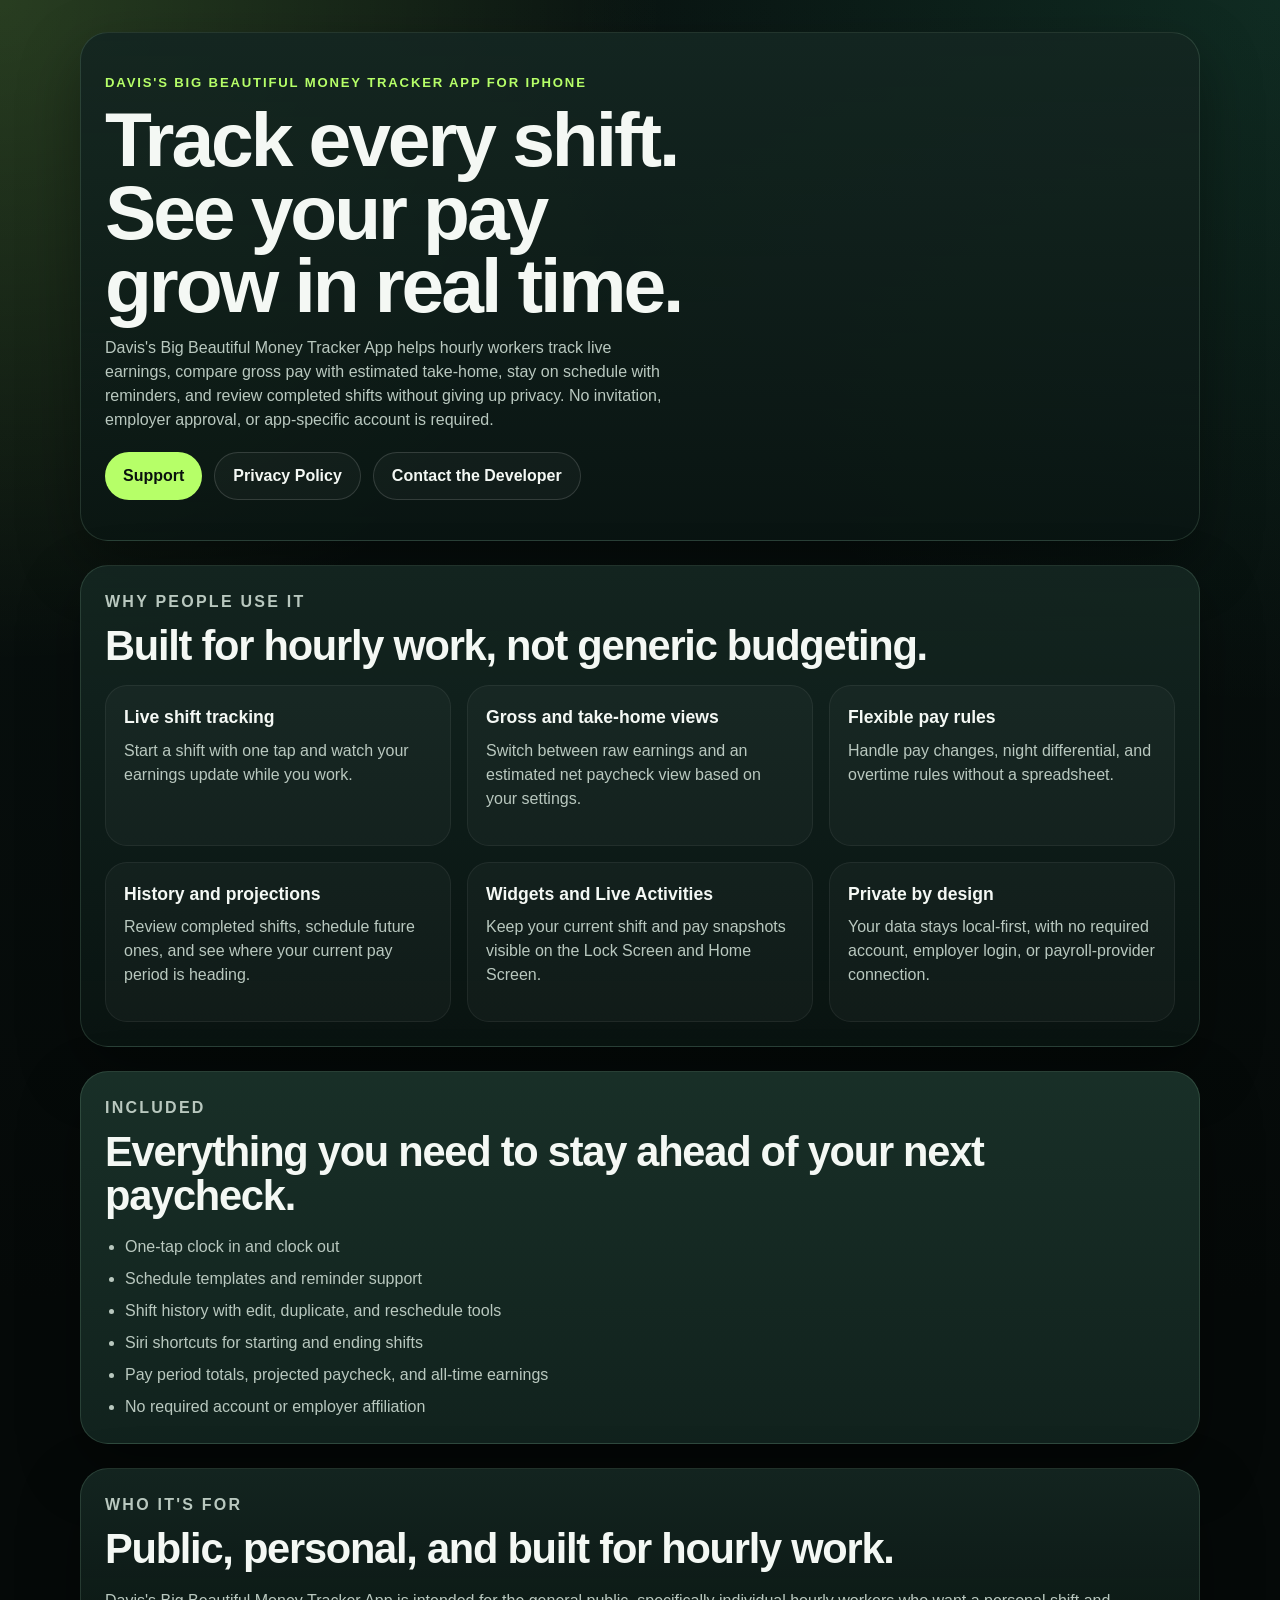
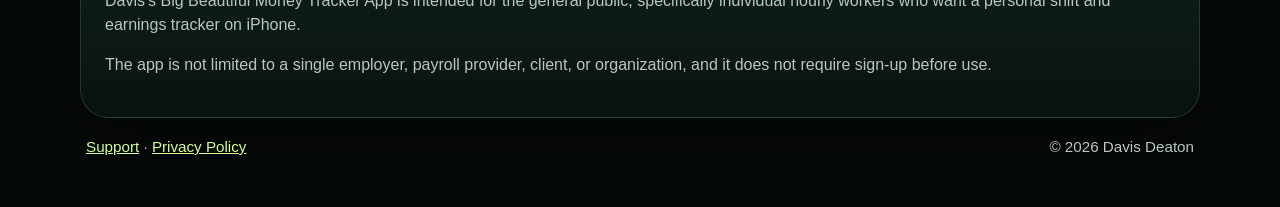
<file: docs/index.html>
<!doctype html>
<html lang="en">
<head>
  <meta charset="utf-8">
  <meta name="viewport" content="width=device-width, initial-scale=1">
  <title>Davis's Big Beautiful Money Tracker App</title>
  <meta
    name="description"
    content="Davis's Big Beautiful Money Tracker App is an iPhone app for individual hourly workers to track shifts, see earnings live, and estimate take-home pay without an account or employer setup."
  >
  <link rel="stylesheet" href="styles.css">
</head>
<body>
  <div class="site-shell">
    <header class="hero">
      <p class="eyebrow">Davis's Big Beautiful Money Tracker App for iPhone</p>
      <h1>Track every shift. See your pay grow in real time.</h1>
      <p class="hero-copy">
        Davis's Big Beautiful Money Tracker App helps hourly workers track live earnings, compare gross pay with estimated take-home,
        stay on schedule with reminders, and review completed shifts without giving up privacy. No invitation, employer approval,
        or app-specific account is required.
      </p>
      <div class="hero-actions">
        <a class="button button-primary" href="support/">Support</a>
        <a class="button button-secondary" href="privacy/">Privacy Policy</a>
        <a class="button button-secondary" href="mailto:davis.deaton@verizon.net?subject=Davis%27s%20Big%20Beautiful%20Money%20Tracker%20App%20Question">Contact the Developer</a>
      </div>
    </header>

    <main>
      <section class="panel">
        <div class="section-heading">
          <p class="eyebrow">Why People Use It</p>
          <h2>Built for hourly work, not generic budgeting.</h2>
        </div>
        <div class="feature-grid">
          <article class="feature-card">
            <h3>Live shift tracking</h3>
            <p>Start a shift with one tap and watch your earnings update while you work.</p>
          </article>
          <article class="feature-card">
            <h3>Gross and take-home views</h3>
            <p>Switch between raw earnings and an estimated net paycheck view based on your settings.</p>
          </article>
          <article class="feature-card">
            <h3>Flexible pay rules</h3>
            <p>Handle pay changes, night differential, and overtime rules without a spreadsheet.</p>
          </article>
          <article class="feature-card">
            <h3>History and projections</h3>
            <p>Review completed shifts, schedule future ones, and see where your current pay period is heading.</p>
          </article>
          <article class="feature-card">
            <h3>Widgets and Live Activities</h3>
            <p>Keep your current shift and pay snapshots visible on the Lock Screen and Home Screen.</p>
          </article>
          <article class="feature-card">
            <h3>Private by design</h3>
            <p>Your data stays local-first, with no required account, employer login, or payroll-provider connection.</p>
          </article>
        </div>
      </section>

      <section class="panel accent-panel">
        <div class="section-heading">
          <p class="eyebrow">Included</p>
          <h2>Everything you need to stay ahead of your next paycheck.</h2>
        </div>
        <ul class="details-list">
          <li>One-tap clock in and clock out</li>
          <li>Schedule templates and reminder support</li>
          <li>Shift history with edit, duplicate, and reschedule tools</li>
          <li>Siri shortcuts for starting and ending shifts</li>
          <li>Pay period totals, projected paycheck, and all-time earnings</li>
          <li>No required account or employer affiliation</li>
        </ul>
      </section>

      <section class="panel">
        <div class="section-heading">
          <p class="eyebrow">Who It's For</p>
          <h2>Public, personal, and built for hourly work.</h2>
        </div>
        <p>
          Davis's Big Beautiful Money Tracker App is intended for the general public, specifically individual hourly workers who want
          a personal shift and earnings tracker on iPhone.
        </p>
        <p>
          The app is not limited to a single employer, payroll provider, client, or organization, and it does not require sign-up
          before use.
        </p>
      </section>
    </main>

    <footer class="site-footer">
      <p><a href="support/">Support</a> · <a href="privacy/">Privacy Policy</a></p>
      <p>© 2026 Davis Deaton</p>
    </footer>
  </div>
</body>
</html>
</file>
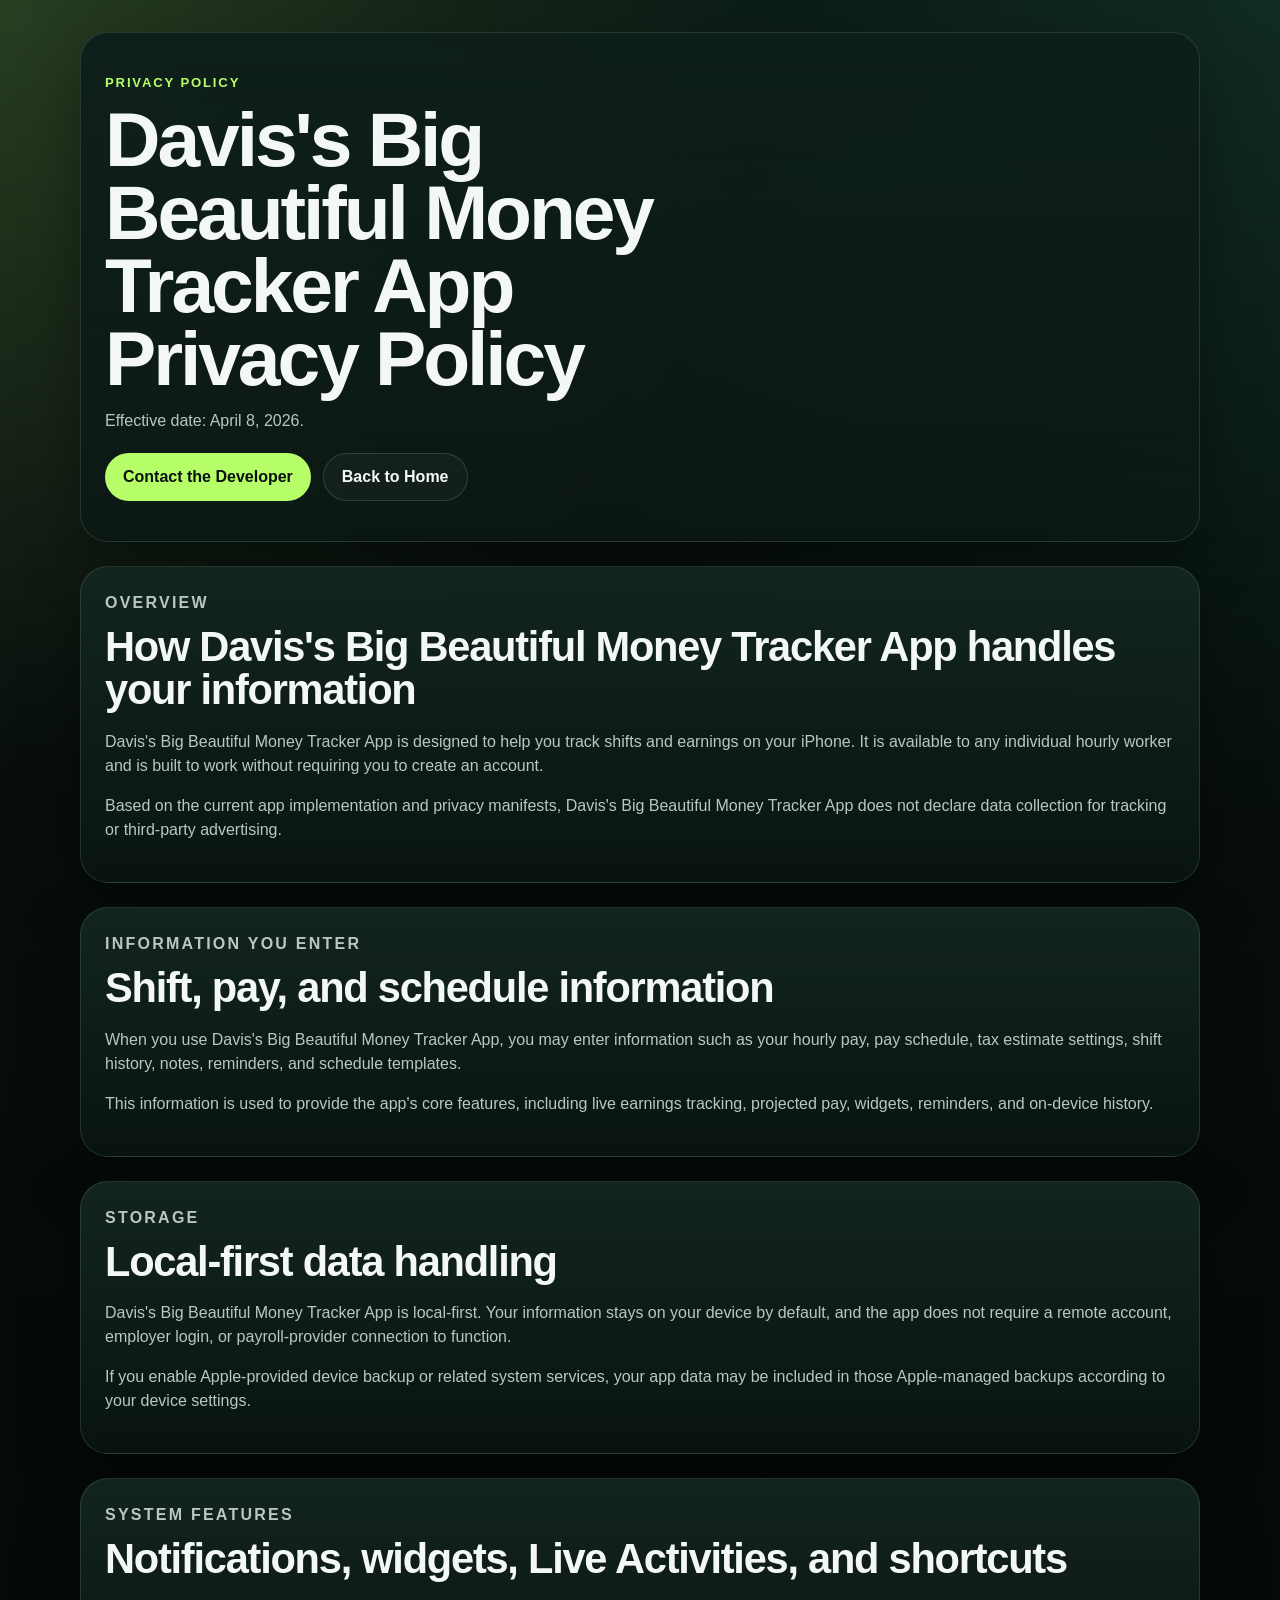
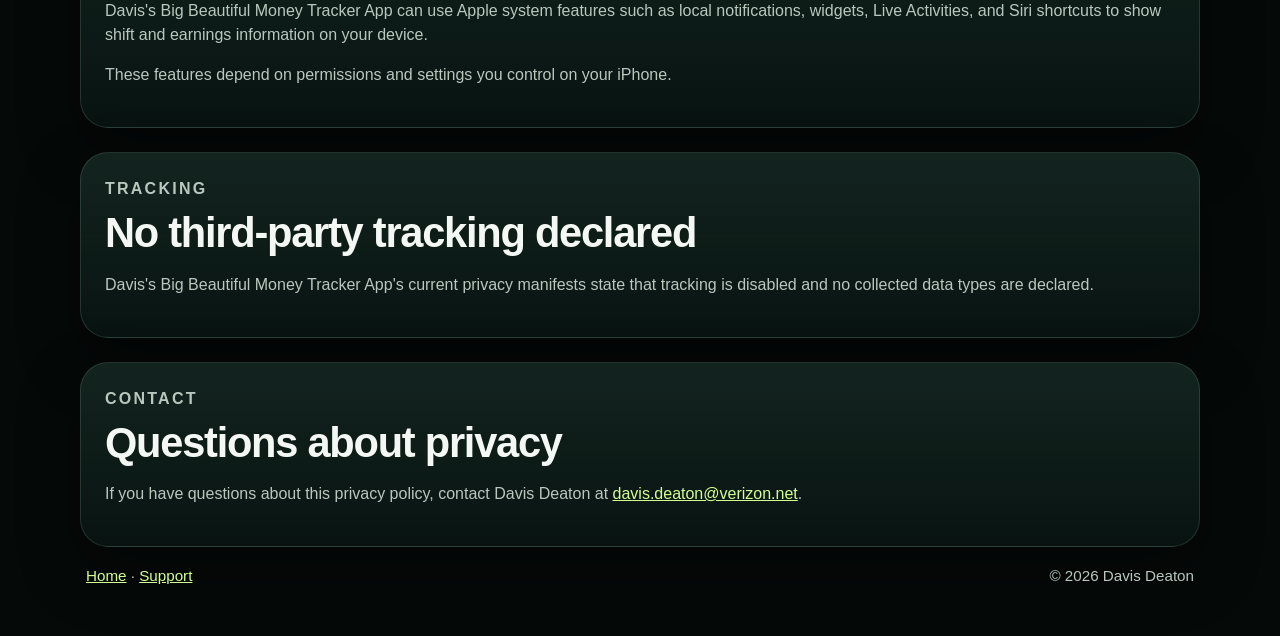
<file: docs/privacy/index.html>
<!doctype html>
<html lang="en">
<head>
  <meta charset="utf-8">
  <meta name="viewport" content="width=device-width, initial-scale=1">
  <title>Davis's Big Beautiful Money Tracker App Privacy Policy</title>
  <meta
    name="description"
    content="Privacy Policy for Davis's Big Beautiful Money Tracker App."
  >
  <link rel="stylesheet" href="../styles.css">
</head>
<body>
  <div class="site-shell">
    <header class="hero support-hero">
      <p class="eyebrow">Privacy Policy</p>
      <h1>Davis's Big Beautiful Money Tracker App Privacy Policy</h1>
      <p class="hero-copy">
        Effective date: April 8, 2026.
      </p>
      <div class="hero-actions">
        <a class="button button-primary" href="mailto:davis.deaton@verizon.net?subject=Davis%27s%20Big%20Beautiful%20Money%20Tracker%20App%20Privacy%20Question">Contact the Developer</a>
        <a class="button button-secondary" href="../">Back to Home</a>
      </div>
    </header>

    <main class="support-layout">
      <section class="panel">
        <div class="section-heading">
          <p class="eyebrow">Overview</p>
          <h2>How Davis's Big Beautiful Money Tracker App handles your information</h2>
        </div>
        <p>
          Davis's Big Beautiful Money Tracker App is designed to help you track shifts and earnings on your iPhone.
          It is available to any individual hourly worker and is built to work without requiring you to create an account.
        </p>
        <p>
          Based on the current app implementation and privacy manifests, Davis's Big Beautiful Money Tracker App does not declare data collection for tracking or third-party advertising.
        </p>
      </section>

      <section class="panel">
        <div class="section-heading">
          <p class="eyebrow">Information You Enter</p>
          <h2>Shift, pay, and schedule information</h2>
        </div>
        <p>
          When you use Davis's Big Beautiful Money Tracker App, you may enter information such as your hourly pay,
          pay schedule, tax estimate settings, shift history, notes, reminders, and schedule templates.
        </p>
        <p>
          This information is used to provide the app's core features, including live earnings tracking, projected pay,
          widgets, reminders, and on-device history.
        </p>
      </section>

      <section class="panel">
        <div class="section-heading">
          <p class="eyebrow">Storage</p>
          <h2>Local-first data handling</h2>
        </div>
        <p>
          Davis's Big Beautiful Money Tracker App is local-first. Your information stays on your device by default,
          and the app does not require a remote account, employer login, or payroll-provider connection to function.
        </p>
        <p>
          If you enable Apple-provided device backup or related system services, your app data may be included in those Apple-managed backups according to your device settings.
        </p>
      </section>

      <section class="panel">
        <div class="section-heading">
          <p class="eyebrow">System Features</p>
          <h2>Notifications, widgets, Live Activities, and shortcuts</h2>
        </div>
        <p>
          Davis's Big Beautiful Money Tracker App can use Apple system features such as local notifications, widgets,
          Live Activities, and Siri shortcuts to show shift and earnings information on your device.
        </p>
        <p>
          These features depend on permissions and settings you control on your iPhone.
        </p>
      </section>

      <section class="panel">
        <div class="section-heading">
          <p class="eyebrow">Tracking</p>
          <h2>No third-party tracking declared</h2>
        </div>
        <p>
          Davis's Big Beautiful Money Tracker App's current privacy manifests state that tracking is disabled and no collected data types are declared.
        </p>
      </section>

      <section class="panel">
        <div class="section-heading">
          <p class="eyebrow">Contact</p>
          <h2>Questions about privacy</h2>
        </div>
        <p>
          If you have questions about this privacy policy, contact Davis Deaton at
          <a href="mailto:davis.deaton@verizon.net">davis.deaton@verizon.net</a>.
        </p>
      </section>
    </main>

    <footer class="site-footer">
      <p><a href="../">Home</a> · <a href="../support/">Support</a></p>
      <p>© 2026 Davis Deaton</p>
    </footer>
  </div>
</body>
</html>
</file>
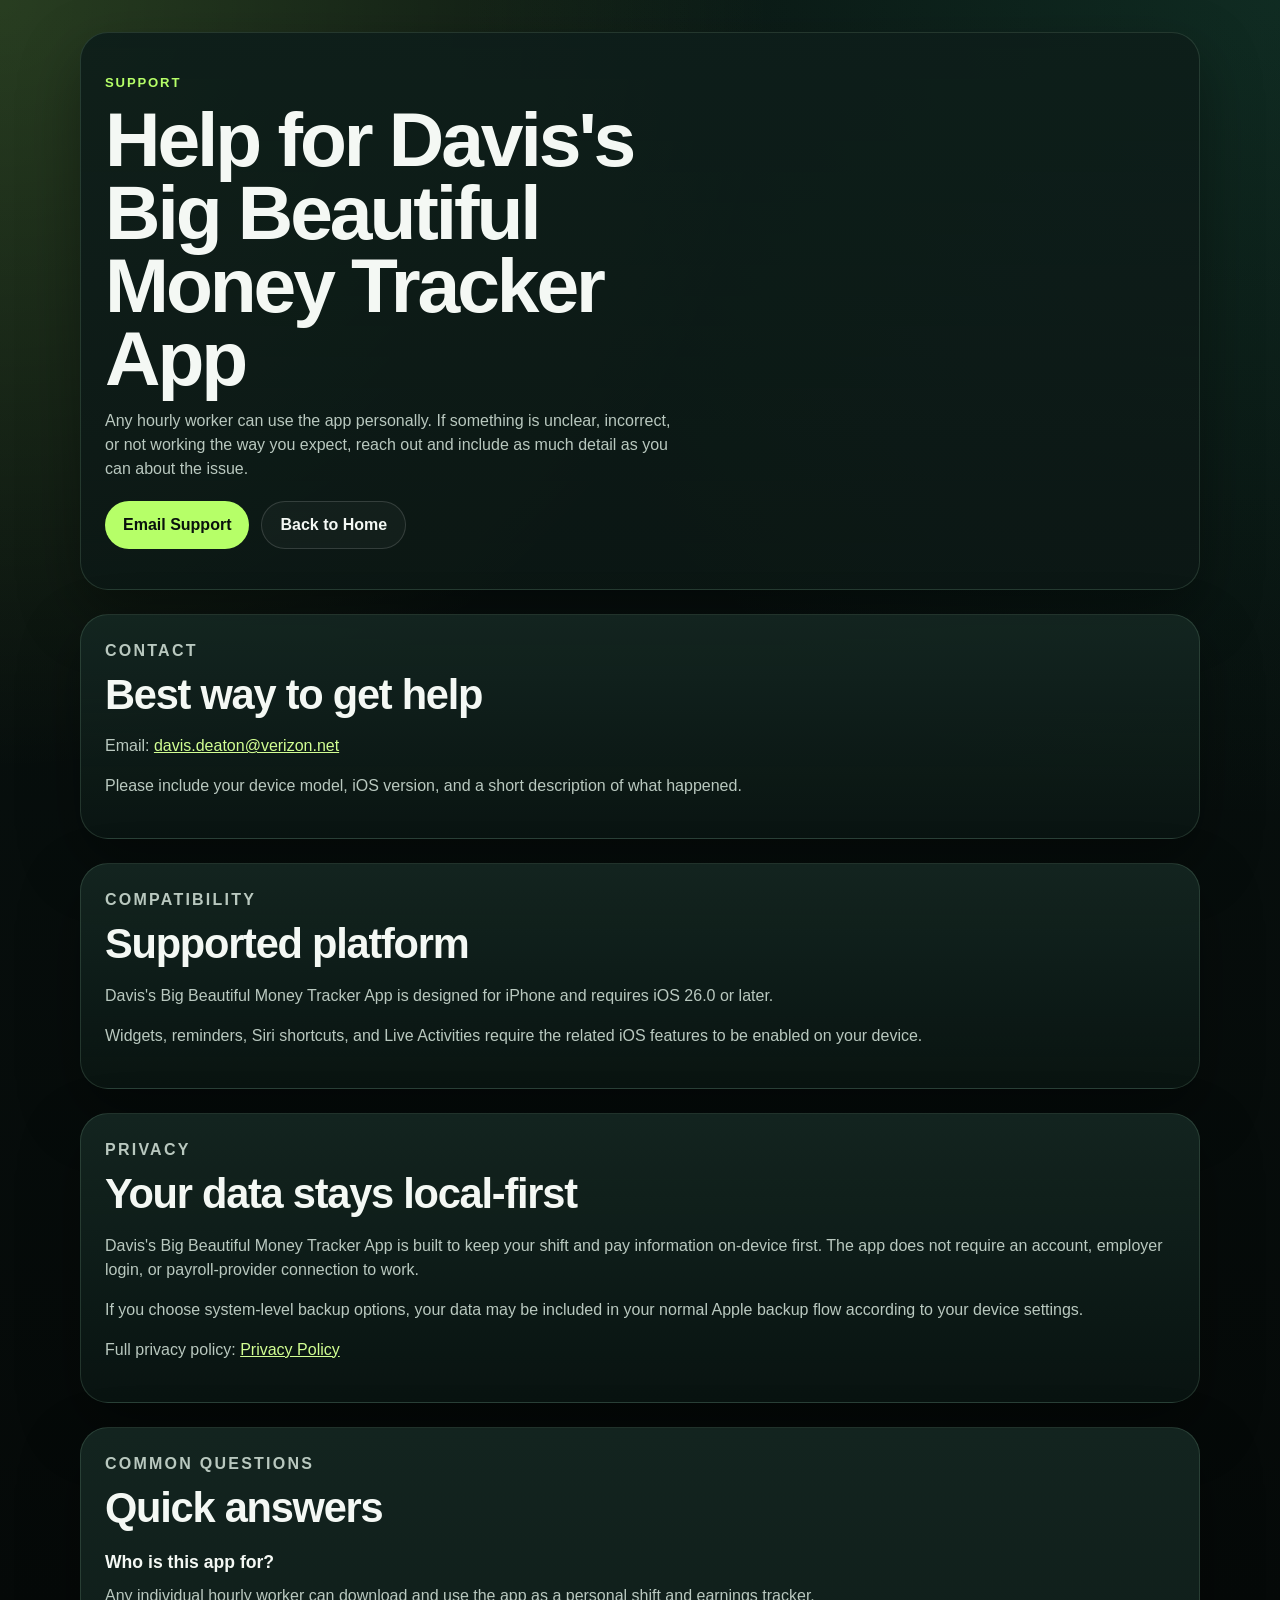
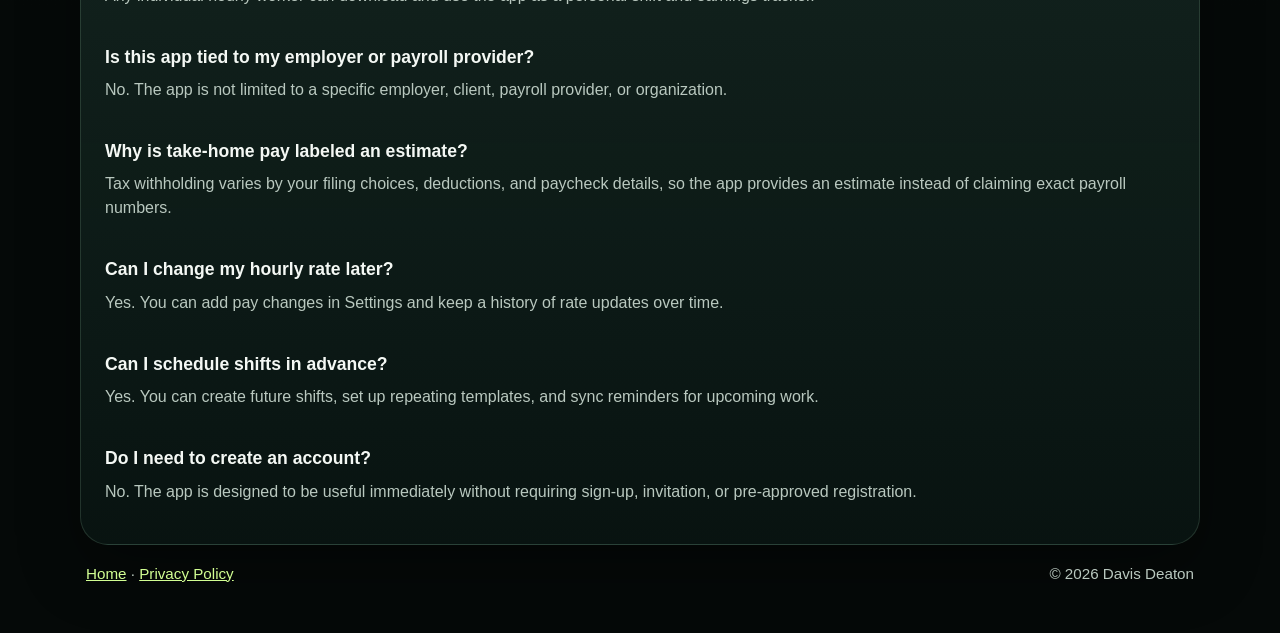
<file: docs/support/index.html>
<!doctype html>
<html lang="en">
<head>
  <meta charset="utf-8">
  <meta name="viewport" content="width=device-width, initial-scale=1">
  <title>Davis's Big Beautiful Money Tracker App Support</title>
  <meta
    name="description"
    content="Support information for Davis's Big Beautiful Money Tracker App, including contact details, compatibility, privacy notes, and troubleshooting guidance."
  >
  <link rel="stylesheet" href="../styles.css">
</head>
<body>
  <div class="site-shell">
    <header class="hero support-hero">
      <p class="eyebrow">Support</p>
      <h1>Help for Davis's Big Beautiful Money Tracker App</h1>
      <p class="hero-copy">
        Any hourly worker can use the app personally. If something is unclear, incorrect, or not working the way you expect,
        reach out and include as much detail as you can about the issue.
      </p>
      <div class="hero-actions">
        <a class="button button-primary" href="mailto:davis.deaton@verizon.net?subject=Davis%27s%20Big%20Beautiful%20Money%20Tracker%20App%20Support">Email Support</a>
        <a class="button button-secondary" href="../">Back to Home</a>
      </div>
    </header>

    <main class="support-layout">
      <section class="panel">
        <div class="section-heading">
          <p class="eyebrow">Contact</p>
          <h2>Best way to get help</h2>
        </div>
        <p>Email: <a href="mailto:davis.deaton@verizon.net">davis.deaton@verizon.net</a></p>
        <p>Please include your device model, iOS version, and a short description of what happened.</p>
      </section>

      <section class="panel">
        <div class="section-heading">
          <p class="eyebrow">Compatibility</p>
          <h2>Supported platform</h2>
        </div>
        <p>Davis's Big Beautiful Money Tracker App is designed for iPhone and requires iOS 26.0 or later.</p>
        <p>Widgets, reminders, Siri shortcuts, and Live Activities require the related iOS features to be enabled on your device.</p>
      </section>

      <section class="panel">
        <div class="section-heading">
          <p class="eyebrow">Privacy</p>
          <h2>Your data stays local-first</h2>
        </div>
        <p>
          Davis's Big Beautiful Money Tracker App is built to keep your shift and pay information on-device first. The app does not
          require an account, employer login, or payroll-provider connection to work.
        </p>
        <p>
          If you choose system-level backup options, your data may be included in your normal Apple backup flow according to your device settings.
        </p>
        <p>
          Full privacy policy: <a href="../privacy/">Privacy Policy</a>
        </p>
      </section>

      <section class="panel">
        <div class="section-heading">
          <p class="eyebrow">Common Questions</p>
          <h2>Quick answers</h2>
        </div>
        <div class="faq-list">
          <article>
            <h3>Who is this app for?</h3>
            <p>Any individual hourly worker can download and use the app as a personal shift and earnings tracker.</p>
          </article>
          <article>
            <h3>Is this app tied to my employer or payroll provider?</h3>
            <p>No. The app is not limited to a specific employer, client, payroll provider, or organization.</p>
          </article>
          <article>
            <h3>Why is take-home pay labeled an estimate?</h3>
            <p>Tax withholding varies by your filing choices, deductions, and paycheck details, so the app provides an estimate instead of claiming exact payroll numbers.</p>
          </article>
          <article>
            <h3>Can I change my hourly rate later?</h3>
            <p>Yes. You can add pay changes in Settings and keep a history of rate updates over time.</p>
          </article>
          <article>
            <h3>Can I schedule shifts in advance?</h3>
            <p>Yes. You can create future shifts, set up repeating templates, and sync reminders for upcoming work.</p>
          </article>
          <article>
            <h3>Do I need to create an account?</h3>
            <p>No. The app is designed to be useful immediately without requiring sign-up, invitation, or pre-approved registration.</p>
          </article>
        </div>
      </section>
    </main>

    <footer class="site-footer">
      <p><a href="../">Home</a> · <a href="../privacy/">Privacy Policy</a></p>
      <p>© 2026 Davis Deaton</p>
    </footer>
  </div>
</body>
</html>
</file>
<file: docs/styles.css>
:root {
  --bg: #091311;
  --bg-alt: #10201c;
  --panel: rgba(10, 22, 19, 0.82);
  --panel-strong: rgba(18, 36, 31, 0.95);
  --line: rgba(183, 240, 199, 0.14);
  --text: #f4f8f4;
  --muted: #b9c8bf;
  --accent: #b6ff68;
  --accent-strong: #d2ff93;
  --shadow: rgba(0, 0, 0, 0.35);
}

* {
  box-sizing: border-box;
}

html {
  min-height: 100%;
  background:
    radial-gradient(circle at top left, rgba(182, 255, 104, 0.18), transparent 30%),
    radial-gradient(circle at top right, rgba(58, 193, 138, 0.14), transparent 32%),
    linear-gradient(180deg, var(--bg), #050908 72%);
}

body {
  margin: 0;
  min-height: 100vh;
  color: var(--text);
  font-family: "SF Pro Display", "SF Pro Text", "Helvetica Neue", Helvetica, Arial, sans-serif;
  line-height: 1.5;
}

a {
  color: var(--accent-strong);
}

.site-shell {
  width: min(1120px, calc(100% - 32px));
  margin: 0 auto;
  padding: 32px 0 48px;
}

.hero,
.panel {
  border: 1px solid var(--line);
  background: linear-gradient(180deg, rgba(20, 38, 33, 0.95), var(--panel));
  border-radius: 28px;
  box-shadow: 0 24px 60px var(--shadow);
}

.hero {
  padding: 40px 24px;
  margin-bottom: 24px;
}

.support-hero {
  background: linear-gradient(180deg, rgba(14, 30, 26, 0.95), rgba(12, 24, 21, 0.88));
}

.eyebrow {
  margin: 0 0 10px;
  font-size: 0.82rem;
  font-weight: 700;
  letter-spacing: 0.14em;
  text-transform: uppercase;
  color: var(--accent);
}

h1,
h2,
h3,
p,
ul {
  margin-top: 0;
}

h1 {
  max-width: 14ch;
  margin-bottom: 14px;
  font-size: clamp(2.4rem, 8vw, 4.8rem);
  line-height: 0.95;
  letter-spacing: -0.04em;
}

h2 {
  margin-bottom: 12px;
  font-size: clamp(1.7rem, 4vw, 2.6rem);
  line-height: 1.05;
  letter-spacing: -0.03em;
}

h3 {
  margin-bottom: 8px;
  font-size: 1.1rem;
}

.hero-copy,
.panel p,
.details-list,
.faq-list p {
  color: var(--muted);
  font-size: 1rem;
}

.hero-copy {
  max-width: 64ch;
  margin-bottom: 20px;
}

.hero-actions {
  display: flex;
  flex-wrap: wrap;
  gap: 12px;
}

.button {
  display: inline-flex;
  align-items: center;
  justify-content: center;
  min-height: 48px;
  padding: 0 18px;
  border-radius: 999px;
  text-decoration: none;
  font-weight: 700;
  transition: transform 120ms ease, opacity 120ms ease;
}

.button:hover {
  transform: translateY(-1px);
}

.button-primary {
  background: var(--accent);
  color: #09110d;
}

.button-secondary {
  border: 1px solid rgba(255, 255, 255, 0.14);
  color: var(--text);
  background: rgba(255, 255, 255, 0.03);
}

main {
  display: grid;
  gap: 24px;
}

.panel {
  padding: 24px;
}

.accent-panel {
  background: linear-gradient(180deg, rgba(25, 48, 40, 0.98), var(--panel-strong));
}

.section-heading {
  margin-bottom: 18px;
}

.feature-grid {
  display: grid;
  grid-template-columns: repeat(3, minmax(0, 1fr));
  gap: 16px;
}

.feature-card {
  padding: 18px;
  border-radius: 22px;
  background: rgba(255, 255, 255, 0.03);
  border: 1px solid rgba(255, 255, 255, 0.06);
}

.details-list {
  padding-left: 20px;
  margin-bottom: 0;
}

.details-list li + li {
  margin-top: 8px;
}

.support-layout {
  display: grid;
  grid-template-columns: 1fr;
  gap: 24px;
}

.faq-list {
  display: grid;
  gap: 18px;
}

.faq-list article {
  padding-top: 2px;
}

.site-footer {
  display: flex;
  justify-content: space-between;
  gap: 16px;
  padding: 18px 6px 0;
  color: var(--muted);
  font-size: 0.95rem;
}

.site-footer p {
  margin-bottom: 0;
}

@media (max-width: 820px) {
  .feature-grid {
    grid-template-columns: 1fr 1fr;
  }
}

@media (max-width: 640px) {
  .site-shell {
    width: min(100% - 20px, 1120px);
    padding-top: 20px;
  }

  .hero,
  .panel {
    border-radius: 22px;
  }

  .hero,
  .panel {
    padding: 20px;
  }

  .feature-grid {
    grid-template-columns: 1fr;
  }

  .site-footer {
    flex-direction: column;
  }
}
</file>
